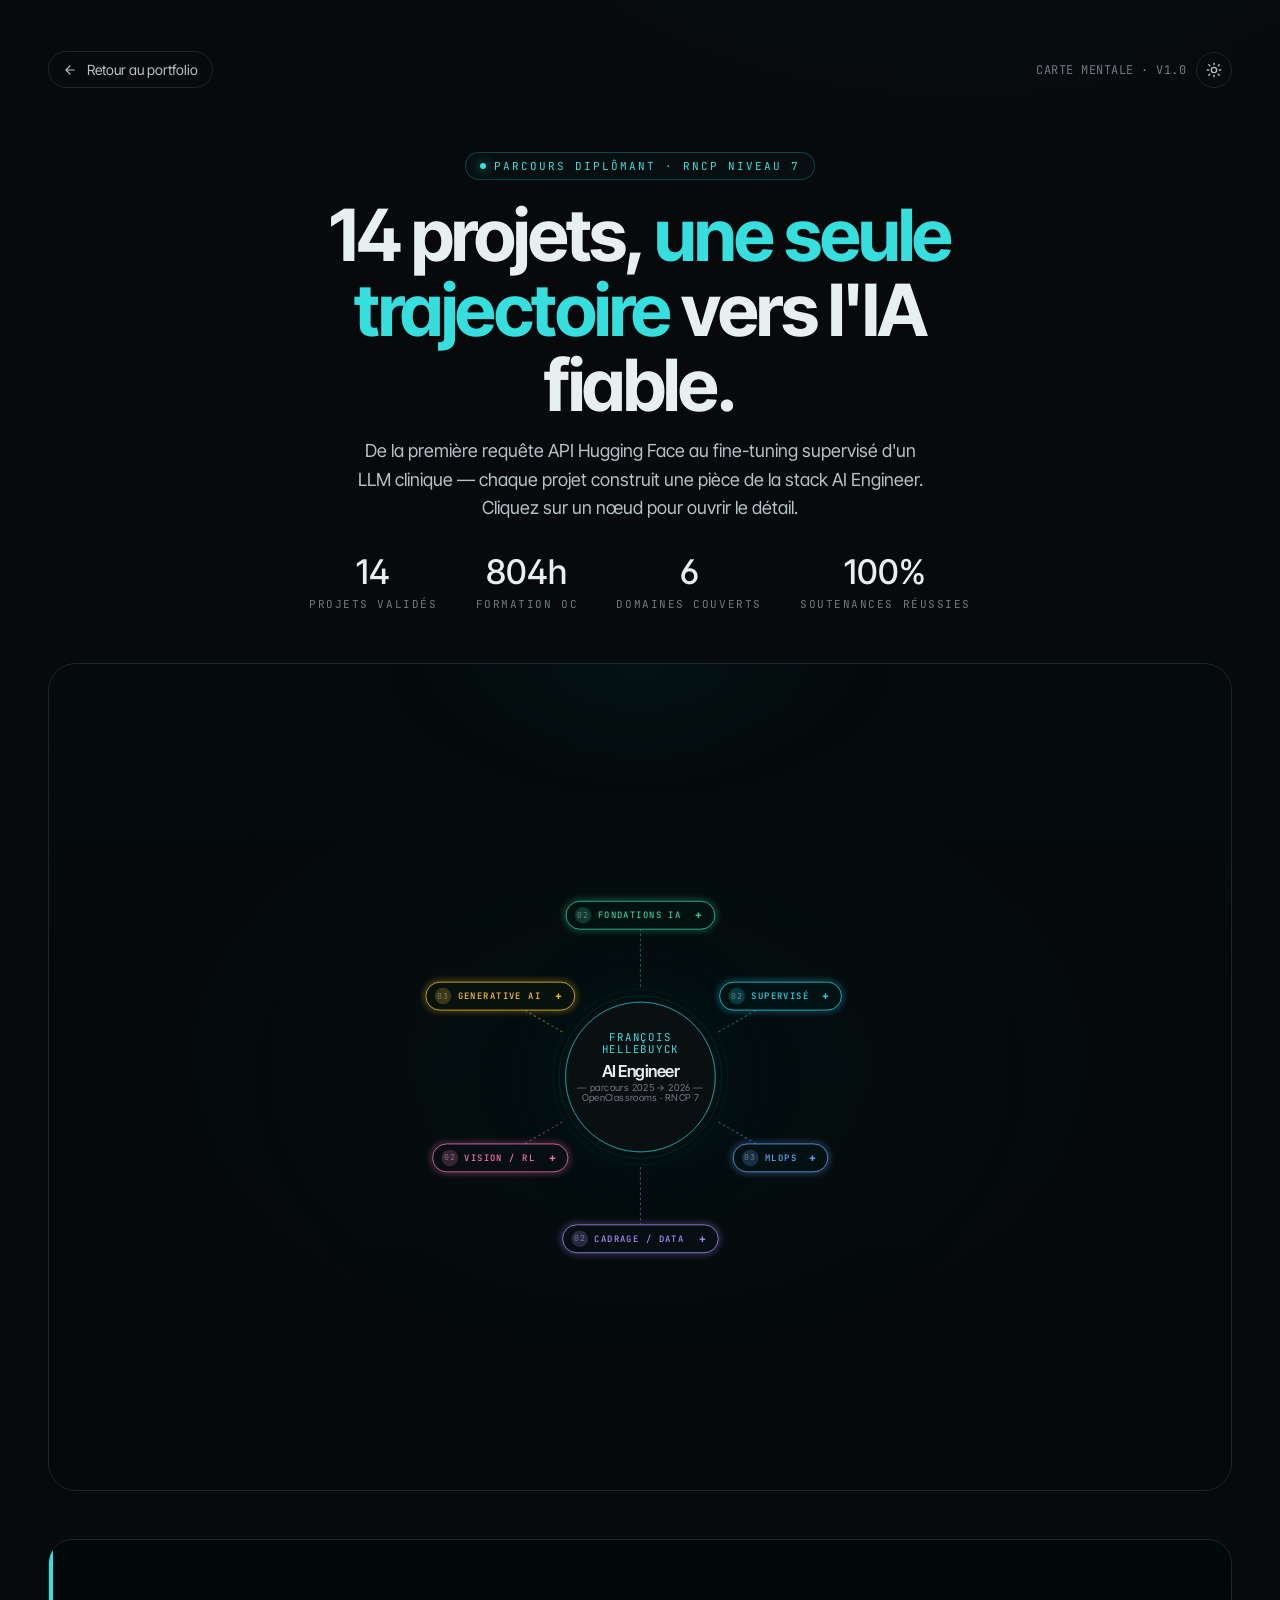
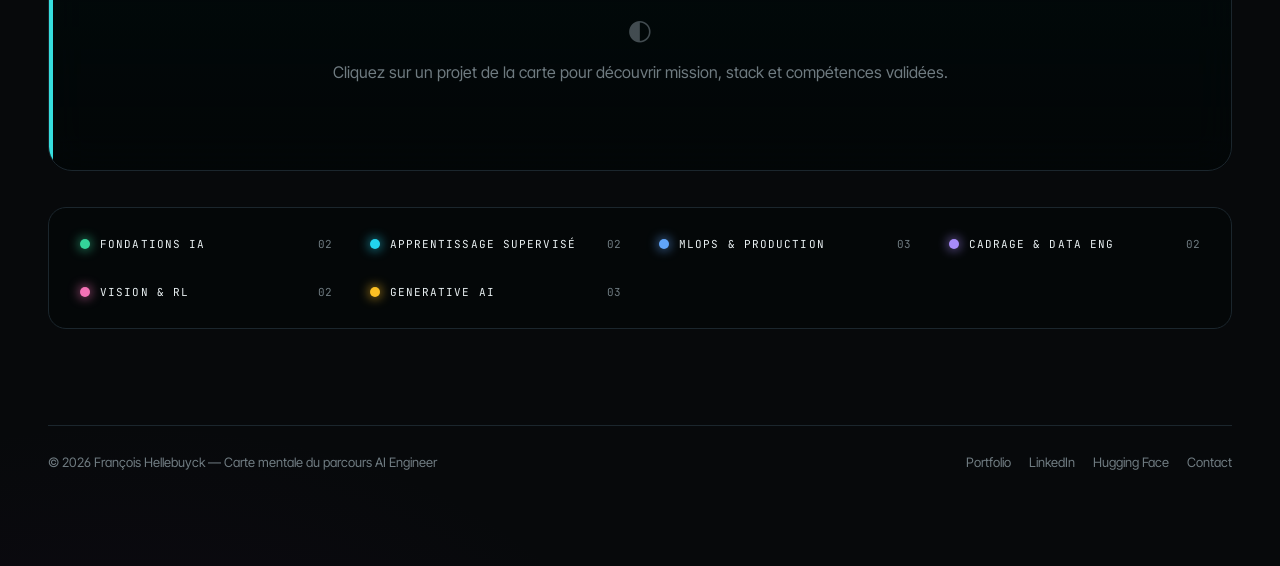
<file: carte-mentale.html>
<!doctype html>
<html lang="fr">
<head>
<meta charset="utf-8" />
<title>Carte mentale du parcours — AI Engineer · François Hellebuyck</title>
<meta name="viewport" content="width=device-width, initial-scale=1" />
<meta name="description" content="Carte mentale interactive des 14 projets du parcours AI Engineer (RNCP Niveau 7, OpenClassrooms) — François Hellebuyck." />
<link rel="icon" type="image/svg+xml" href="data:image/svg+xml,<svg xmlns='http://www.w3.org/2000/svg' viewBox='0 0 32 32'><rect width='32' height='32' rx='8' fill='%230A0F12'/><circle cx='16' cy='16' r='4' fill='%2367E8D0'/><line x1='16' y1='16' x2='16' y2='5' stroke='%2367E8D0' stroke-width='1.5' stroke-opacity='.7'/><line x1='16' y1='16' x2='25.5' y2='21.5' stroke='%2367E8D0' stroke-width='1.5' stroke-opacity='.7'/><line x1='16' y1='16' x2='6.5' y2='21.5' stroke='%2367E8D0' stroke-width='1.5' stroke-opacity='.7'/><circle cx='16' cy='4' r='2.5' fill='none' stroke='%2367E8D0' stroke-width='1.2'/><circle cx='26.5' cy='22' r='2.5' fill='none' stroke='%2367E8D0' stroke-width='1.2'/><circle cx='5.5' cy='22' r='2.5' fill='none' stroke='%2367E8D0' stroke-width='1.2'/></svg>">
<link rel="preconnect" href="https://fonts.googleapis.com">
<link rel="preconnect" href="https://fonts.gstatic.com" crossorigin>
<link href="https://fonts.googleapis.com/css2?family=Inter+Tight:wght@300;400;500;600;700&family=JetBrains+Mono:wght@400;500&display=swap" rel="stylesheet">
<style>
  :root {
    --bg-0: #07090B;
    --bg-1: #0A0F12;
    --bg-2: #0F161B;
    --ink-1: #E8EFF1;
    --ink-2: #B6C2C7;
    --ink-3: #6F7B81;
    --line:  #1B262D;
    --accent: oklch(0.82 0.13 195);
    --accent-deep: oklch(0.62 0.13 195);

    --c-fondations: #34D399;
    --c-supervise:  #22D3EE;
    --c-mlops:      #60A5FA;
    --c-methodo:    #A78BFA;
    --c-vision:     #F472B6;
    --c-genai:      #FBBF24;
  }

  /* ───────── Light mode ───────── */
  html.light {
    --bg-0: #F0F5F7;
    --bg-1: #E4EDF1;
    --bg-2: #D6E3E9;
    --ink-1: #0C1B22;
    --ink-2: #36505D;
    --ink-3: #6A8795;
    --line:  #B5CAD3;
    --accent: oklch(0.48 0.14 195);
    --accent-deep: oklch(0.36 0.14 195);
    /* Couleurs catégories remplacées par des variantes sombres pour contraste sur fond clair */
    --c-fondations: #059669;
    --c-supervise:  #0891B2;
    --c-mlops:      #2563EB;
    --c-methodo:    #7C3AED;
    --c-vision:     #DB2777;
    --c-genai:      #D97706;
  }
  /* Propagation de la couleur catégorie via custom property héritée */
  html.light [data-cat="fondations"] { --cat-col: var(--c-fondations); }
  html.light [data-cat="supervise"]  { --cat-col: var(--c-supervise); }
  html.light [data-cat="mlops"]      { --cat-col: var(--c-mlops); }
  html.light [data-cat="methodo"]    { --cat-col: var(--c-methodo); }
  html.light [data-cat="vision"]     { --cat-col: var(--c-vision); }
  html.light [data-cat="genai"]      { --cat-col: var(--c-genai); }
  /* Nœuds projet */
  html.light .node-card .pill   { stroke: var(--cat-col); }
  html.light .node-card .glow   { fill:   var(--cat-col); }
  html.light .node-card circle  { fill:   var(--cat-col); }
  html.light .node-card .num    { fill:   var(--cat-col); }
  /* Pilules catégories */
  html.light .cat-group .cat-bubble { stroke: var(--cat-col); }
  html.light .cat-group .cat-label  { fill:   var(--cat-col); }
  html.light .cat-group circle      { fill:   var(--cat-col); }
  /* Lignes de connexion (inline style → !important requis) */
  html.light .conn-cat { stroke: var(--cat-col) !important; stroke-opacity: 0.7; }
  html.light .conn     { stroke: var(--cat-col) !important; stroke-opacity: 0.35; }
  /* Panneau détail */
  html.light .details .num-tag { color: var(--cat-col) !important; }
  html.light body {
    background:
      radial-gradient(1100px 700px at 75% -10%, oklch(0.72 0.08 195 / 0.22), transparent 60%),
      radial-gradient(900px 600px at 10% 110%, oklch(0.72 0.10 320 / 0.15), transparent 60%),
      var(--bg-0);
  }
  html.light .mindmap-wrap {
    background:
      radial-gradient(60% 60% at 50% 50%, oklch(0.78 0.05 200 / 0.30), transparent 70%),
      linear-gradient(180deg, oklch(0.88 0.02 200 / 0.5), oklch(0.93 0.02 200 / 0.3));
  }
  html.light .mindmap-wrap::before {
    background: radial-gradient(420px 220px at 50% 0%, oklch(0.65 0.10 195 / 0.10), transparent 60%);
  }
  html.light .orbit-rings { opacity: 0.12; }
  html.light .hub-glow { opacity: 0.18; }
  html.light .hub-ring { stroke: oklch(0.45 0.13 195 / 0.45); }
  html.light .hub-core { stroke: oklch(0.45 0.12 195 / 0.55); }
  html.light .conn { stroke: oklch(0.58 0.05 200 / 0.45); }
  html.light .conn-cat { stroke: oklch(0.52 0.08 200 / 0.45); }
  html.light .cat-bubble { fill: oklch(0.90 0.02 200 / 0.92); }
  html.light .node-card .pill { fill: oklch(0.92 0.015 200 / 0.96); }
  html.light .node-card.active .pill { fill: oklch(0.85 0.04 200 / 0.96); }
  html.light .details {
    background: linear-gradient(180deg, oklch(0.90 0.02 200 / 0.92), oklch(0.94 0.015 200 / 0.75));
  }
  html.light .details .block {
    background: oklch(0.95 0.01 200 / 0.65);
    border-color: var(--line);
  }
  html.light .details .chip {
    background: oklch(0.87 0.02 200 / 0.75);
    border-color: oklch(0.72 0.04 200 / 0.6);
    color: var(--ink-1);
  }
  html.light .details .status {
    background: oklch(0.75 0.10 145 / 0.15);
    color: oklch(0.38 0.13 145);
  }
  html.light .legend {
    background: oklch(0.91 0.01 200 / 0.65);
  }
  html.light .legend .item:hover {
    background: oklch(0.85 0.02 200 / 0.75);
  }

  /* ───────── Toggle thème ───────── */
  #theme-toggle {
    display: inline-flex;
    align-items: center;
    justify-content: center;
    width: 36px;
    height: 36px;
    border: 1px solid var(--line);
    border-radius: 999px;
    background: transparent;
    color: var(--ink-2);
    cursor: pointer;
    transition: all .2s ease;
    flex-shrink: 0;
    padding: 0;
  }
  #theme-toggle:hover { border-color: var(--accent); color: var(--ink-1); }
  .icon-moon { display: none; }
  html.light .icon-sun  { display: none; }
  html.light .icon-moon { display: block; }

  * { box-sizing: border-box; }
  html, body { margin: 0; padding: 0; min-height: 100%; }
  html { scroll-behavior: smooth; }
  body {
    background:
      radial-gradient(1100px 700px at 75% -10%, oklch(0.30 0.07 195 / 0.18), transparent 60%),
      radial-gradient(900px 600px at 10% 110%, oklch(0.30 0.12 320 / 0.12), transparent 60%),
      var(--bg-0);
    color: var(--ink-1);
    font-family: "Inter Tight", system-ui, sans-serif;
    font-feature-settings: "ss01", "cv11";
    -webkit-font-smoothing: antialiased;
    overflow-x: hidden;
  }
  a { color: inherit; text-decoration: none; }
  ::selection { background: oklch(0.78 0.12 195 / 0.4); color: #fff; }

  /* ───────── Layout ───────── */
  .page {
    max-width: 1400px;
    margin: 0 auto;
    padding: clamp(20px, 4vw, 56px) clamp(16px, 4vw, 48px) 96px;
  }

  /* ───────── Topbar ───────── */
  .topbar {
    display: flex;
    align-items: center;
    justify-content: space-between;
    gap: 16px;
    margin-bottom: clamp(32px, 5vw, 64px);
    font-size: 14px;
    color: var(--ink-2);
  }
  .topbar a.back {
    display: inline-flex;
    align-items: center;
    gap: 10px;
    padding: 9px 14px;
    border: 1px solid var(--line);
    border-radius: 999px;
    transition: all .2s ease;
  }
  .topbar a.back:hover { border-color: var(--accent); color: var(--ink-1); }
  .topbar .meta { font-family: "JetBrains Mono", monospace; font-size: 12px; letter-spacing: 0.04em; color: var(--ink-3); text-transform: uppercase; }

  /* ───────── Hero ───────── */
  .hero { text-align: center; margin-bottom: clamp(28px, 4vw, 56px); }
  .hero .eyebrow {
    display: inline-flex; align-items: center; gap: 8px;
    font-family: "JetBrains Mono", monospace;
    font-size: 11px; letter-spacing: 0.18em; text-transform: uppercase;
    color: var(--accent);
    padding: 6px 14px;
    border: 1px solid oklch(0.62 0.13 195 / 0.4);
    border-radius: 999px;
    background: oklch(0.30 0.07 195 / 0.10);
  }
  .hero .eyebrow .dot {
    width: 6px; height: 6px; border-radius: 999px;
    background: var(--accent);
    box-shadow: 0 0 12px var(--accent);
  }
  .hero h1 {
    font-family: "Inter Tight", system-ui, sans-serif;
    font-weight: 700;
    font-size: clamp(34px, 6.4vw, 72px);
    line-height: 1.04;
    letter-spacing: -0.035em;
    margin: 18px auto 14px;
    max-width: 16ch;
  }
  .hero h1 em {
    font-style: normal;
    font-weight: 700;
    color: var(--accent);
  }
  .hero p.lead {
    color: var(--ink-2);
    font-size: clamp(15px, 1.6vw, 18px);
    max-width: 58ch;
    margin: 0 auto;
    line-height: 1.6;
  }
  .hero .stats {
    display: inline-flex;
    align-items: center;
    gap: clamp(14px, 3vw, 40px);
    margin-top: 28px;
    flex-wrap: wrap;
    justify-content: center;
  }
  .hero .stat { text-align: center; }
  .hero .stat b {
    display: block;
    font-family: "Inter Tight", system-ui, sans-serif;
    font-size: clamp(26px, 3vw, 34px);
    font-weight: 500;
    color: var(--ink-1);
  }
  .hero .stat span {
    font-family: "JetBrains Mono", monospace;
    font-size: 11px;
    color: var(--ink-3);
    text-transform: uppercase;
    letter-spacing: 0.14em;
  }

  /* ───────── Mindmap container ───────── */
  .mindmap-wrap {
    position: relative;
    margin: clamp(20px, 4vw, 48px) auto 0;
    background:
      radial-gradient(60% 60% at 50% 50%, oklch(0.18 0.04 200 / 0.45), transparent 70%),
      linear-gradient(180deg, oklch(0.14 0.02 200 / 0.4), oklch(0.10 0.02 200 / 0.2));
    border: 1px solid var(--line);
    border-radius: 28px;
    padding: clamp(8px, 2vw, 28px);
    overflow: hidden;
  }
  .mindmap-wrap::before {
    content: "";
    position: absolute; inset: -1px;
    background:
      radial-gradient(420px 220px at 50% 0%, oklch(0.30 0.10 195 / 0.18), transparent 60%);
    pointer-events: none;
  }
  .mindmap-svg {
    display: block;
    width: 100%;
    height: auto;
    max-height: 86vh;
  }

  /* SVG style hooks */
  .conn { stroke: oklch(0.30 0.03 200 / 0.65); stroke-width: 1.2; fill: none; }
  .conn-cat { stroke: oklch(0.40 0.05 200 / 0.55); stroke-width: 1.6; fill: none; stroke-dasharray: 4 4; opacity: 0.7; }

  .hub-glow { filter: blur(28px); opacity: 0.55; }
  .hub-ring { fill: none; stroke: oklch(0.62 0.13 195 / 0.6); stroke-width: 1; }
  .hub-core { fill: var(--bg-1); stroke: oklch(0.78 0.12 195 / 0.7); stroke-width: 1.4; }
  .hub-label-line1 { font-family: "JetBrains Mono", monospace; font-size: 17px; letter-spacing: 0.16em; fill: var(--accent); text-transform: uppercase; }
  .hub-label-line2 { font-family: "Inter Tight", system-ui, sans-serif; font-style: normal; font-weight: 600; font-size: 26px; fill: var(--ink-1); letter-spacing: -0.03em; }
  .hub-label-line3 { font-family: "Inter Tight", system-ui, sans-serif; font-weight: 600; font-size: 26px; fill: var(--ink-1); letter-spacing: -0.03em; }
  .hub-label-line4 { font-family: "Inter Tight", sans-serif; font-size: 15px; fill: var(--ink-3); letter-spacing: 0.04em; }

  .cat-bubble { stroke-width: 1.2; fill: oklch(0.14 0.02 200 / 0.85); }
  .cat-label { font-family: "JetBrains Mono", monospace; font-size: 14px; letter-spacing: 0.16em; text-transform: uppercase; font-weight: 500; }
  .cat-count { font-family: "JetBrains Mono", monospace; font-size: 13px; fill: var(--ink-3); letter-spacing: 0.12em; }

  .node-card { cursor: pointer; transition: transform .25s ease; transform-box: fill-box; transform-origin: center; }
  .node-card:hover { transform: scale(1.07); }
  .node-card .pill { fill: oklch(0.12 0.02 200 / 0.92); stroke-width: 1.3; }
  .node-card .num  { font-family: "JetBrains Mono", monospace; font-weight: 500; font-size: 17px; letter-spacing: 0.04em; }
  .node-card .title { font-family: "Inter Tight", sans-serif; font-weight: 500; font-size: 17.5px; fill: var(--ink-1); }
  .node-card .title-sub { font-family: "Inter Tight", sans-serif; font-weight: 400; font-size: 16px; fill: var(--ink-2); }
  .node-card.active .pill { fill: oklch(0.18 0.05 200 / 0.95); }
  .node-card.active .glow { opacity: 0.7; }
  .node-card .glow { opacity: 0; filter: blur(10px); transition: opacity .3s ease; }
  .node-card:hover .glow { opacity: 0.6; }

  /* ───────── Legend ───────── */
  .legend {
    display: grid;
    grid-template-columns: repeat(auto-fit, minmax(220px, 1fr));
    gap: 12px;
    margin-top: clamp(20px, 3vw, 36px);
    padding: 18px;
    border: 1px solid var(--line);
    border-radius: 18px;
    background: oklch(0.12 0.01 200 / 0.5);
  }
  .legend .item {
    display: flex; align-items: center; gap: 10px;
    padding: 10px 12px;
    border-radius: 12px;
    border: 1px solid transparent;
    transition: all .2s ease;
  }
  .legend .item:hover { background: oklch(0.16 0.02 200 / 0.6); border-color: var(--line); }
  .legend .swatch { width: 10px; height: 10px; border-radius: 999px; box-shadow: 0 0 12px currentColor; flex-shrink: 0; }
  .legend .name {
    font-family: "JetBrains Mono", monospace;
    font-size: 11px;
    letter-spacing: 0.10em;
    text-transform: uppercase;
    color: var(--ink-1);
  }
  .legend .count {
    margin-left: auto;
    font-family: "JetBrains Mono", monospace;
    font-size: 11px;
    color: var(--ink-3);
  }

  /* ───────── Details panel ───────── */
  .details {
    margin-top: clamp(28px, 4vw, 48px);
    padding: clamp(22px, 3vw, 36px);
    border-radius: 24px;
    border: 1px solid var(--line);
    background: linear-gradient(180deg, oklch(0.13 0.02 200 / 0.85), oklch(0.10 0.02 200 / 0.6));
    backdrop-filter: blur(20px);
    transition: all .35s ease;
    position: relative;
    overflow: hidden;
  }
  .details::before {
    content: "";
    position: absolute; left: 0; top: 0; bottom: 0; width: 4px;
    background: var(--accent);
    transition: background .25s ease;
  }
  .details[data-cat="fondations"]::before { background: var(--c-fondations); }
  .details[data-cat="supervise"]::before  { background: var(--c-supervise); }
  .details[data-cat="mlops"]::before      { background: var(--c-mlops); }
  .details[data-cat="methodo"]::before    { background: var(--c-methodo); }
  .details[data-cat="vision"]::before     { background: var(--c-vision); }
  .details[data-cat="genai"]::before      { background: var(--c-genai); }

  .details .head {
    display: flex; align-items: center; gap: 14px;
    margin-bottom: 18px;
    flex-wrap: wrap;
  }
  .details .num-tag {
    font-family: "JetBrains Mono", monospace;
    font-size: 11px;
    padding: 5px 10px;
    border-radius: 999px;
    border: 1px solid currentColor;
    letter-spacing: 0.08em;
  }
  .details .cat-tag {
    font-family: "JetBrains Mono", monospace;
    font-size: 10px;
    letter-spacing: 0.16em;
    text-transform: uppercase;
    color: var(--ink-3);
  }
  .details .duration {
    margin-left: auto;
    font-family: "JetBrains Mono", monospace;
    font-size: 11px;
    color: var(--ink-3);
  }
  .details .proj-link {
    display: inline-flex;
    align-items: center;
    gap: 6px;
    font-family: "JetBrains Mono", monospace;
    font-size: 11px;
    color: var(--accent);
    text-decoration: none;
    border: 1px solid oklch(0.62 0.13 195 / 0.4);
    padding: 4px 10px;
    border-radius: 999px;
    transition: all .2s ease;
    white-space: nowrap;
  }
  .details .proj-link:hover { border-color: var(--accent); background: oklch(0.30 0.07 195 / 0.15); }
  .details .status {
    font-family: "JetBrains Mono", monospace;
    font-size: 10px;
    padding: 4px 9px;
    border-radius: 999px;
    background: oklch(0.42 0.10 145 / 0.18);
    color: oklch(0.78 0.13 145);
    letter-spacing: 0.08em;
  }
  .details h2 {
    font-family: "Inter Tight", system-ui, sans-serif;
    font-weight: 700;
    font-size: clamp(22px, 3.2vw, 32px);
    margin: 0 0 8px;
    letter-spacing: -0.03em;
    line-height: 1.2;
  }
  .details .mission {
    color: var(--ink-2);
    font-size: 15px;
    line-height: 1.65;
    max-width: 72ch;
    margin: 0 0 24px;
  }
  .details .grid {
    display: grid;
    grid-template-columns: repeat(auto-fit, minmax(240px, 1fr));
    gap: 18px;
  }
  .details .block {
    padding: 16px 18px;
    border: 1px solid var(--line);
    border-radius: 14px;
    background: oklch(0.10 0.01 200 / 0.45);
  }
  .details .block h3 {
    font-family: "JetBrains Mono", monospace;
    font-size: 10px;
    letter-spacing: 0.16em;
    text-transform: uppercase;
    color: var(--ink-3);
    margin: 0 0 12px;
  }
  .details .chips { display: flex; flex-wrap: wrap; gap: 6px; }
  .details .chip {
    font-family: "JetBrains Mono", monospace;
    font-size: 11px;
    padding: 4px 9px;
    border-radius: 6px;
    background: oklch(0.18 0.04 200 / 0.5);
    border: 1px solid oklch(0.30 0.03 200 / 0.6);
    color: var(--ink-1);
  }
  .details ul {
    margin: 0; padding-left: 18px;
    color: var(--ink-2);
    font-size: 14px;
    line-height: 1.6;
  }
  .details ul li { margin-bottom: 4px; }

  .details .placeholder {
    text-align: center;
    padding: 36px 12px;
    color: var(--ink-3);
  }
  .details .placeholder .icon {
    font-size: 28px;
    margin-bottom: 12px;
    opacity: 0.6;
  }

  /* ───────── Footer ───────── */
  .footer {
    margin-top: clamp(56px, 8vw, 96px);
    padding-top: 28px;
    border-top: 1px solid var(--line);
    display: flex;
    align-items: center;
    justify-content: space-between;
    gap: 18px;
    flex-wrap: wrap;
    font-size: 13px;
    color: var(--ink-3);
  }
  .footer a:hover { color: var(--accent); }
  .footer .links { display: flex; gap: 18px; flex-wrap: wrap; }

  /* ───────── Feuilles dépliables ───────── */
  .cat-group { cursor: pointer; }
  .cat-group:hover .cat-bubble { stroke-opacity: 1; }

  .proj-wrap {
    opacity: 0;
    pointer-events: none;
    transition: opacity 0.35s ease;
  }
  .proj-wrap.visible {
    opacity: 1;
    pointer-events: auto;
  }
  .conn.hidden  { opacity: 0 !important; transition: opacity 0.2s ease; }
  .conn.visible { opacity: 1; transition: opacity 0.35s ease 0.1s; }

  /* Indicateur +/− sur la catégorie */
  .cat-toggle {
    font-family: "JetBrains Mono", monospace;
    font-size: 18px;
    font-weight: 700;
  }

  /* Hint initial */
  .hint {
    font-family: "JetBrains Mono", monospace;
    font-size: 15px;
    fill: var(--ink-3);
    text-anchor: middle;
    letter-spacing: 0.08em;
    animation: hint-fade 2.5s ease 1.8s forwards;
    opacity: 1;
  }
  @keyframes hint-fade { to { opacity: 0; } }

  /* ───────── Mobile fallback ───────── */
  @media (max-width: 720px) {
    .mindmap-wrap { padding: 4px; }
    .hub-label-line2, .hub-label-line3 { font-size: 22px; }
    .node-card .title { font-size: 15px; }
    .details .duration { margin-left: 0; }
  }

  /* Animations */
  @keyframes orbit-pulse {
    0%, 100% { opacity: 0.4; transform: scale(1); }
    50% { opacity: 0.7; transform: scale(1.03); }
  }
  .hub-pulse { transform-origin: center; transform-box: fill-box; animation: orbit-pulse 4.5s ease-in-out infinite; }
  @keyframes line-dash { to { stroke-dashoffset: -32; } }
  .conn-cat { animation: line-dash 14s linear infinite; }
</style>
</head>
<body>
  <main class="page">
    <nav class="topbar">
      <a class="back" href="./" aria-label="Retour au portfolio">
        <svg width="14" height="14" viewBox="0 0 24 24" fill="none" stroke="currentColor" stroke-width="2" stroke-linecap="round" stroke-linejoin="round"><path d="M19 12H5M12 19l-7-7 7-7"/></svg>
        Retour au portfolio
      </a>
      <div style="display:flex;align-items:center;gap:10px;">
        <div class="meta">Carte mentale · v1.0</div>
        <button id="theme-toggle" aria-label="Basculer le thème clair / sombre">
          <!-- Soleil — visible en mode sombre -->
          <svg class="icon-sun" width="16" height="16" viewBox="0 0 24 24" fill="none" stroke="currentColor" stroke-width="2" stroke-linecap="round" stroke-linejoin="round">
            <circle cx="12" cy="12" r="4"/><line x1="12" y1="2" x2="12" y2="4"/><line x1="12" y1="20" x2="12" y2="22"/>
            <line x1="4.22" y1="4.22" x2="5.64" y2="5.64"/><line x1="18.36" y1="18.36" x2="19.78" y2="19.78"/>
            <line x1="2" y1="12" x2="4" y2="12"/><line x1="20" y1="12" x2="22" y2="12"/>
            <line x1="4.22" y1="19.78" x2="5.64" y2="18.36"/><line x1="18.36" y1="5.64" x2="19.78" y2="4.22"/>
          </svg>
          <!-- Lune — visible en mode clair -->
          <svg class="icon-moon" width="16" height="16" viewBox="0 0 24 24" fill="none" stroke="currentColor" stroke-width="2" stroke-linecap="round" stroke-linejoin="round">
            <path d="M21 12.79A9 9 0 1 1 11.21 3 7 7 0 0 0 21 12.79z"/>
          </svg>
        </button>
      </div>
    </nav>

    <header class="hero">
      <span class="eyebrow"><span class="dot"></span>Parcours diplômant · RNCP Niveau 7</span>
      <h1>14 projets, <em>une seule trajectoire</em> vers l'IA fiable.</h1>
      <p class="lead">
        De la première requête API Hugging Face au fine-tuning supervisé d'un LLM clinique — chaque projet construit une pièce de la stack AI Engineer. Cliquez sur un nœud pour ouvrir le détail.
      </p>
      <div class="stats">
        <div class="stat"><b>14</b><span>Projets validés</span></div>
        <div class="stat"><b>804h</b><span>Formation OC</span></div>
        <div class="stat"><b>6</b><span>Domaines couverts</span></div>
        <div class="stat"><b>100%</b><span>Soutenances réussies</span></div>
      </div>
    </header>

    <section id="carte" class="mindmap-wrap" aria-label="Carte mentale interactive">
      <svg class="mindmap-svg" viewBox="0 0 1700 1220" xmlns="http://www.w3.org/2000/svg" role="img" aria-label="Carte mentale des 14 projets">

        <!-- Defs : gradients & filters -->
        <defs>
          <radialGradient id="hubGrad" cx="50%" cy="50%" r="50%">
            <stop offset="0%" stop-color="oklch(0.30 0.10 195)" stop-opacity="0.7"/>
            <stop offset="100%" stop-color="oklch(0.10 0.02 200)" stop-opacity="0"/>
          </radialGradient>
          <radialGradient id="orbitGlow" cx="50%" cy="50%" r="50%">
            <stop offset="0%" stop-color="oklch(0.78 0.12 195)" stop-opacity="0.4"/>
            <stop offset="100%" stop-color="oklch(0.78 0.12 195)" stop-opacity="0"/>
          </radialGradient>

          <filter id="softBlur" x="-50%" y="-50%" width="200%" height="200%">
            <feGaussianBlur stdDeviation="3"/>
          </filter>

          <!-- Per-category small glow filter -->
          <filter id="nodeGlow" x="-50%" y="-50%" width="200%" height="200%">
            <feGaussianBlur stdDeviation="6" result="blur"/>
            <feMerge>
              <feMergeNode in="blur"/>
              <feMergeNode in="SourceGraphic"/>
            </feMerge>
          </filter>
        </defs>

        <!-- Decorative orbit rings -->
        <g class="orbit-rings" opacity="0.35">
          <circle cx="850" cy="610" r="190" fill="none" stroke="oklch(0.25 0.04 200 / 0.6)" stroke-width="1" stroke-dasharray="2 6"/>
          <circle cx="850" cy="610" r="310" fill="none" stroke="oklch(0.22 0.03 200 / 0.5)" stroke-width="1" stroke-dasharray="2 8"/>
          <circle cx="850" cy="610" r="450" fill="none" stroke="oklch(0.20 0.03 200 / 0.4)" stroke-width="1" stroke-dasharray="2 10"/>
        </g>

        <!-- Hub glow -->
        <circle cx="850" cy="610" r="210" fill="url(#hubGrad)" class="hub-glow hub-pulse"/>

        <!-- Connections + category bubbles + project nodes (rendered via JS) -->
        <g id="connections-cat"></g>
        <g id="connections-projects"></g>
        <g id="categories"></g>
        <g id="projects"></g>

        <!-- Central hub -->
        <g id="hub">
          <circle cx="850" cy="610" r="118" class="hub-core"/>
          <circle cx="850" cy="610" r="118" class="hub-ring"/>
          <circle cx="850" cy="610" r="128" class="hub-ring" opacity="0.35"/>
          <circle cx="850" cy="610" r="138" class="hub-ring" opacity="0.15"/>
          <text x="850" y="554" text-anchor="middle" class="hub-label-line1">François</text>
          <text x="850" y="572" text-anchor="middle" class="hub-label-line1">Hellebuyck</text>
          <text x="850" y="610" text-anchor="middle" class="hub-label-line2">AI Engineer</text>
          <text x="850" y="632" text-anchor="middle" class="hub-label-line4">— parcours 2025 → 2026 —</text>
          <text x="850" y="648" text-anchor="middle" class="hub-label-line4">OpenClassrooms · RNCP 7</text>
        </g>

      </svg>
    </section>

    <section class="details" id="details" data-cat="">
      <div id="details-body">
        <div class="placeholder">
          <div class="icon">◐</div>
          <p>Cliquez sur un projet de la carte pour découvrir mission, stack et compétences validées.</p>
        </div>
      </div>
    </section>

    <section class="legend" aria-label="Légende des catégories">
      <div class="item"><span class="swatch" style="background: var(--c-fondations); color: var(--c-fondations);"></span><span class="name">Fondations IA</span><span class="count">02</span></div>
      <div class="item"><span class="swatch" style="background: var(--c-supervise); color: var(--c-supervise);"></span><span class="name">Apprentissage supervisé</span><span class="count">02</span></div>
      <div class="item"><span class="swatch" style="background: var(--c-mlops); color: var(--c-mlops);"></span><span class="name">MLOps & Production</span><span class="count">03</span></div>
      <div class="item"><span class="swatch" style="background: var(--c-methodo); color: var(--c-methodo);"></span><span class="name">Cadrage & Data Eng</span><span class="count">02</span></div>
      <div class="item"><span class="swatch" style="background: var(--c-vision); color: var(--c-vision);"></span><span class="name">Vision & RL</span><span class="count">02</span></div>
      <div class="item"><span class="swatch" style="background: var(--c-genai); color: var(--c-genai);"></span><span class="name">Generative AI</span><span class="count">03</span></div>
    </section>

    <footer class="footer">
      <div>© 2026 François Hellebuyck — Carte mentale du parcours AI Engineer</div>
      <div class="links">
        <a href="./">Portfolio</a>
        <a href="https://linkedin.com/in/fhellebuyck" target="_blank" rel="noopener">LinkedIn</a>
        <a href="https://huggingface.co/FrancoisFormation" target="_blank" rel="noopener">Hugging Face</a>
        <a href="mailto:pro.fhellebuyck@pm.me">Contact</a>
      </div>
    </footer>
  </main>

<script>
/* ─────────────────────────────────────────────────────────
   Thème clair / sombre
   ───────────────────────────────────────────────────────── */
(function () {
  const html = document.documentElement;
  const btn  = document.getElementById("theme-toggle");
  if (localStorage.getItem("pf-theme") === "light") html.classList.add("light");
  btn.addEventListener("click", () => {
    html.classList.toggle("light");
    localStorage.setItem("pf-theme", html.classList.contains("light") ? "light" : "dark");
  });
})();

/* ─────────────────────────────────────────────────────────
   Carte mentale — données + rendu interactif
   ───────────────────────────────────────────────────────── */

const CX = 850, CY = 610;
const R_CAT  = 255;
const R_NODE = 490;

const CATEGORIES = {
  fondations: { label: "Fondations IA",   full: "Fondations IA",          color: "#34D399", angle: 0   },
  supervise:  { label: "Supervisé",       full: "Apprentissage supervisé", color: "#22D3EE", angle: 60  },
  mlops:      { label: "MLOps",           full: "MLOps & Production",      color: "#60A5FA", angle: 120 },
  methodo:    { label: "Cadrage / Data",  full: "Cadrage & Data Eng",      color: "#A78BFA", angle: 180 },
  vision:     { label: "Vision / RL",     full: "Vision & RL",             color: "#F472B6", angle: 240 },
  genai:      { label: "Generative AI",   full: "Generative AI",           color: "#FBBF24", angle: 300 }
};

const PROJECTS = [
  {
    num: "P1", angle: 335, cat: "fondations", duration: "40h",
    title: "Requêtez des services IA",
    mission: "Premier projet du parcours : prendre en main un modèle pré-entraîné de segmentation d'images vestimentaires depuis Hugging Face, sécuriser les tokens API, optimiser les images et gérer les erreurs.",
    stack: ["Python", "Jupyter", "Hugging Face", "API REST", "Pillow"],
    skills: [
      "Configurer un environnement Python data",
      "Choisir et configurer un modèle pré-entraîné",
      "Gérer les tokens API et la sécurisation des secrets",
      "Optimiser et préparer des images pour requêtes API"
    ]
  },
  {
    num: "P2", angle: 25, cat: "fondations", duration: "40h",
    title: "Anticipez les besoins en consommations de bâtiments",
    mission: "Prédire la consommation énergétique de bâtiments municipaux (dataset Seattle). Analyse exploratoire complète, feature engineering, sélection et évaluation de plusieurs modèles de régression supervisée.",
    stack: ["scikit-learn", "Pandas", "NumPy", "Matplotlib", "Seaborn"],
    skills: [
      "Analyse statistique descriptive et visualisation",
      "Automatiser le nettoyage de données en Python",
      "Choisir un algorithme adapté aux objectifs métier",
      "Normaliser les variables sur une échelle commune",
      "Définir et exécuter une procédure d'entraînement"
    ]
  },
  {
    num: "P3", angle: 35, cat: "supervise", duration: "50h",
    title: "Classifiez automatiquement des informations",
    mission: "Identifier les causes d'attrition au sein d'une ESN par classification supervisée. Préparation des données RH, gestion du déséquilibre des classes, métriques d'évaluation avancées.",
    stack: ["scikit-learn", "Pandas", "Imbalanced-learn", "Matplotlib"],
    skills: [
      "Entraîner un modèle de classification supervisée",
      "Évaluer un modèle (rappel, précision, matrice de confusion)",
      "Composer avec un déséquilibre des classes",
      "Préparer et transformer des données pour le modèle"
    ]
  },
  {
    num: "P4", angle: 85, cat: "supervise", duration: "50h",
    title: "Classifiez automatiquement (partie 2 + SQL)",
    mission: "Prolongement du projet 3 sur le contexte ESN : initiation à la gestion de bases de données et au langage SQL pour exploiter et croiser des données métier dans un pipeline de classification.",
    stack: ["SQL", "scikit-learn", "Pandas", "SQLite"],
    skills: [
      "Requêter une base de données avec SQL",
      "Croiser des sources hétérogènes pour le modèle",
      "Itérer sur le pipeline de classification",
      "Affiner les choix méthodologiques"
    ]
  },
  {
    num: "P5", angle: 90, cat: "mlops", duration: "40h",
    title: "Déployez un modèle de Machine Learning",
    mission: "Mettre un modèle ML en production : développement d'une API FastAPI, tests unitaires avec Pytest, versioning Git/GitHub, conteneurisation Docker et pipeline CI/CD vers Hugging Face Spaces.",
    stack: ["FastAPI", "Pytest", "Docker", "Git", "GitHub Actions", "HF Spaces"],
    skills: [
      "Développer une API pour servir un modèle",
      "Mettre en place tests unitaires et CI/CD",
      "Conteneuriser un service ML",
      "Versionner code et modèles via Git/GitHub",
      "Déployer un modèle sur une plateforme cible"
    ]
  },
  {
    num: "P6", angle: 120, cat: "mlops", duration: "50h",
    title: "Initiez-vous au MLOps — partie 1/2",
    mission: "Modèle de scoring crédit avec gestion rigoureuse du cycle de vie : tracking des expériences MLflow, optimisation des hyperparamètres, ajustement des seuils de décision, justifications métier.",
    stack: ["MLflow", "scikit-learn", "Optuna", "Pandas"],
    skills: [
      "Gérer l'overfitting et l'underfitting",
      "Identifier et tuner les hyperparamètres",
      "Tracer expérimentations avec MLflow",
      "Surveiller la qualité des features",
      "Justifier ses choix en lien avec le métier"
    ]
  },
  {
    num: "P8", angle: 150, cat: "mlops", duration: "45h",
    title: "Confirmez vos compétences MLOps — partie 2/2",
    mission: "Suite du projet 6 : déploiement du modèle de scoring via API, mise en place du monitoring continu en production, automatisation du pipeline MLOps et interface de démonstration.",
    stack: ["FastAPI", "Streamlit", "Gradio", "Evidently", "Docker", "MLflow"],
    skills: [
      "Prendre ses premiers pas en ML Engineering",
      "Concevoir un système de suivi de cycle de vie",
      "Mettre en place monitoring et alerting",
      "Automatiser un pipeline MLOps",
      "Exposer un modèle via une interface web"
    ]
  },
  {
    num: "P9", angle: 155, cat: "methodo", duration: "45h",
    title: "Réalisez le cadrage d'un projet IA",
    mission: "Cadrage complet d'un projet IA en 3 parties : transformation des besoins métier en solution technique, prototype de faisabilité, identification des opportunités et risques, défense devant des décideurs.",
    stack: ["Méthodologie", "Gouvernance data", "Prototypage", "Pilotage"],
    skills: [
      "Conduire les échanges entre parties prenantes",
      "Définir modalités, planning et suivi du projet data",
      "Prototyper pour confirmer la faisabilité technique",
      "Identifier et évaluer les risques de la solution",
      "Présenter et défendre les choix d'architecture"
    ],
    github: "https://github.com/hellebuyckf/cadrage_poc/"
  },
  {
    num: "P12", angle: 205, cat: "methodo", duration: "80h",
    title: "Extrayez des données multimodales de sites web",
    mission: "Industrialisation de l'ingestion : pipeline ETL automatisé pour collecter texte + images depuis des sources hétérogènes (APIs, datasets), à destination d'un détecteur de fake news. Orchestration via Apache Airflow.",
    stack: ["Apache Airflow", "Python", "BeautifulSoup", "Requests", "PostgreSQL"],
    skills: [
      "Extraire des données multi-sources (texte + images)",
      "Transformer données brutes en format exploitable",
      "Orchestrer un pipeline ETL avec Airflow",
      "Garantir reproductibilité, schéma et planification",
      "Définir des indicateurs de performance pipeline"
    ]
  },
  {
    num: "P10", angle: 215, cat: "vision", duration: "40h",
    title: "Labellisez et appliquez des approches semi-supervisées",
    mission: "Analyser des images médicales avec un compromis entre supervision totale et autonomie : extraction de features par modèles pré-entraînés, clustering, application de méthodes semi-supervisées pour exploiter des données non labellisées.",
    stack: ["TensorFlow / Keras", "scikit-learn", "OpenCV", "UMAP", "Hugging Face"],
    skills: [
      "Prétraiter et extraire des features visuelles",
      "Appliquer du clustering sur des images",
      "Mettre en œuvre des approches semi-supervisées",
      "Identifier ou créer un modèle adapté au métier"
    ]
  },
  {
    num: "P11", angle: 265, cat: "vision", duration: "80h",
    title: "Entraînez votre agent RL",
    mission: "Piloter le module d'atterrissage lunaire « Eagle-1 » par apprentissage par renforcement. Progression Q-table → DQN, agent apprenant par interaction avec un environnement de simulation pour maximiser une récompense cumulative.",
    stack: ["Stable Baselines 3", "Gymnasium", "PyTorch", "TensorBoard"],
    skills: [
      "Construire un agent apprenant par interaction",
      "Maîtriser policy, value function et reward",
      "Passer d'une Q-table à un DQN neuronal",
      "Évaluer la convergence d'un agent RL",
      "Visualiser les apprentissages dans TensorBoard"
    ]
  },
  {
    num: "P7", angle: 270, cat: "genai", duration: "60h",
    title: "Concevez et déployez un système RAG",
    mission: "Assistant conversationnel de recommandation d'événements culturels : architecture RAG complète avec LangChain orchestrant Mistral et une base vectorielle FAISS. Pipeline d'automatisation et tests continus de la qualité.",
    stack: ["LangChain", "Mistral", "FAISS", "Hugging Face", "FastAPI"],
    skills: [
      "Concevoir un système RAG de bout en bout",
      "Intégrer un LLM avec une base vectorielle",
      "Exposer les résultats via une API",
      "Mettre en place tests continus sur le modèle",
      "Automatiser les flux de données NLP"
    ]
  },
  {
    num: "P13", angle: 300, cat: "genai", duration: "80h",
    title: "Mettez en place un Agent IA",
    mission: "Agent IA conversationnel pour l'apprentissage des échecs : orchestration LangGraph pour les workflows de décision, RAG sur Milvus, intégration d'APIs externes via le Model Context Protocol (MCP).",
    stack: ["LangGraph", "LangChain", "Milvus", "MCP", "FastAPI", "Python"],
    skills: [
      "Construire un graphe de décision LangGraph",
      "Orchestrer des outils externes via MCP",
      "Intégrer un RAG dans un agent autonome",
      "Concevoir des systèmes IA modulaires et évolutifs",
      "Étudier un modèle adapté aux besoins métier"
    ]
  },
  {
    num: "P14", angle: 330, cat: "genai", duration: "80h",
    title: "Finetunez votre propre LLM",
    mission: "Projet de fin de parcours — POC d'un agent IA de triage médical pour un centre hospitalier : fine-tuning supervisé (SFT) d'un LLM avec LoRA, alignement par Direct Preference Optimization (DPO), livraison d'une API + rapport technique.",
    stack: ["Hugging Face Transformers", "PEFT / LoRA", "TRL (SFT, DPO)", "PyTorch", "FastAPI"],
    skills: [
      "Spécialiser un LLM via Supervised Fine-Tuning (SFT)",
      "Appliquer LoRA pour entraînement économe",
      "Aligner un modèle par Direct Preference Optimization",
      "Évaluer l'infrastructure d'inférence",
      "Automatiser le déploiement avec versioning du modèle"
    ]
  }
];

/* ───────── Helper géométrique : polaire avec 0° = haut, sens horaire ───────── */
function polar(angle, r) {
  const rad = (angle - 90) * Math.PI / 180;
  return { x: CX + r * Math.cos(rad), y: CY + r * Math.sin(rad) };
}

/* ───────── Rendu SVG ───────── */
const NS = "http://www.w3.org/2000/svg";

const $connCat  = document.getElementById("connections-cat");
const $connProj = document.getElementById("connections-projects");
const $cats     = document.getElementById("categories");
const $projects = document.getElementById("projects");

/* État expand / collapse par catégorie */
const expandedCats = new Set();

/* Index des éléments DOM par catégorie */
const domBycat = {}; // { catKey: { projWraps: [], connLines: [], toggleEl: null, groupEl: null } }
Object.keys(CATEGORIES).forEach(k => { domBycat[k] = { projWraps: [], connLines: [], toggleEl: null, groupEl: null }; });

/* ──────────────────────────────────────────────
   Lignes hub → catégorie (pointillés animés)
   ────────────────────────────────────────────── */
Object.entries(CATEGORIES).forEach(([key, cat]) => {
  const p       = polar(cat.angle, R_CAT - 22); // s'arrête au bord de la pilule (hauteur 44/2=22)
  const hubEdge = polar(cat.angle, 142);
  const line    = document.createElementNS(NS, "path");
  line.setAttribute("d", `M ${hubEdge.x} ${hubEdge.y} L ${p.x} ${p.y}`);
  line.setAttribute("class", "conn-cat");
  line.setAttribute("data-cat", key);
  line.style.stroke = cat.color + "AA";
  $connCat.appendChild(line);
});

/* ──────────────────────────────────────────────
   Lignes catégorie → projets (cachées au départ)
   ────────────────────────────────────────────── */
PROJECTS.forEach(proj => {
  const cat      = CATEGORIES[proj.cat];
  const start    = polar(cat.angle, R_CAT + 24); // sort juste après la pilule (hauteur 44/2=22 + 2px marge)
  const end      = polar(proj.angle, R_NODE - 32);
  let angDiff = ((proj.angle - cat.angle) % 360 + 360) % 360;
  if (angDiff > 180) angDiff -= 360;
  const midAngle = cat.angle + angDiff / 2;
  const mid      = polar(midAngle, (R_CAT + R_NODE) / 2);

  const path = document.createElementNS(NS, "path");
  path.setAttribute("d", `M ${start.x} ${start.y} Q ${mid.x} ${mid.y} ${end.x} ${end.y}`);
  path.setAttribute("class", "conn hidden");
  path.setAttribute("data-cat", proj.cat);
  path.style.stroke = cat.color + "55";
  $connProj.appendChild(path);

  domBycat[proj.cat].connLines.push(path);
});

/* ──────────────────────────────────────────────
   Pilules catégories — largeur dynamique
   ────────────────────────────────────────────── */
const CAT_PAD = 14, CAT_COUNT_R = 13, CAT_TOGGLE_R = 11, CAT_GAP = 10;
const CAT_PILL_H = 44, CAT_PILL_RX = 22;

Object.entries(CATEGORIES).forEach(([key, cat]) => {
  const p     = polar(cat.angle, R_CAT);
  const count = PROJECTS.filter(pr => pr.cat === key).length;

  const g = document.createElementNS(NS, "g");
  g.setAttribute("class", "cat-group");
  g.setAttribute("data-cat", key);
  g.setAttribute("tabindex", "0");
  g.setAttribute("role", "button");
  g.setAttribute("aria-label", `${cat.full} — cliquer pour déployer`);
  g.setAttribute("transform", `translate(${p.x},${p.y})`);

  // Insérer dans le DOM avant la mesure
  $cats.appendChild(g);

  // Label — créé en premier pour mesure
  const lbl = document.createElementNS(NS, "text");
  lbl.setAttribute("class", "cat-label");
  lbl.setAttribute("fill", cat.color);
  lbl.setAttribute("text-anchor", "start");
  lbl.textContent = cat.label.toUpperCase();
  g.appendChild(lbl);

  // Mesure du label
  const lblW = lbl.getComputedTextLength();

  // Calcul de la largeur totale et des positions
  const totalW  = CAT_PAD + CAT_COUNT_R * 2 + CAT_GAP + lblW + CAT_GAP + CAT_TOGGLE_R * 2 + CAT_PAD;
  const halfW   = totalW / 2;
  const countCx = -halfW + CAT_PAD + CAT_COUNT_R;
  const lblX    = countCx + CAT_COUNT_R + CAT_GAP;
  const togCx   = halfW - CAT_PAD - CAT_TOGGLE_R;

  // Positionner le label
  lbl.setAttribute("x", lblX);
  lbl.setAttribute("y", 5);

  // Halo doux
  const glowEl = document.createElementNS(NS, "rect");
  glowEl.setAttribute("x", -halfW - 6); glowEl.setAttribute("y", -(CAT_PILL_H / 2 + 6));
  glowEl.setAttribute("width", totalW + 12); glowEl.setAttribute("height", CAT_PILL_H + 12);
  glowEl.setAttribute("rx", CAT_PILL_RX + 6);
  glowEl.setAttribute("fill", cat.color);
  glowEl.setAttribute("opacity", 0.18);
  glowEl.setAttribute("filter", "url(#softBlur)");

  // Pilule
  const rect = document.createElementNS(NS, "rect");
  rect.setAttribute("x", -halfW); rect.setAttribute("y", -CAT_PILL_H / 2);
  rect.setAttribute("width", totalW); rect.setAttribute("height", CAT_PILL_H);
  rect.setAttribute("rx", CAT_PILL_RX);
  rect.setAttribute("class", "cat-bubble");
  rect.setAttribute("stroke", cat.color);

  // Pastille count
  const numBg = document.createElementNS(NS, "circle");
  numBg.setAttribute("cx", countCx); numBg.setAttribute("cy", 0); numBg.setAttribute("r", CAT_COUNT_R);
  numBg.setAttribute("fill", cat.color); numBg.setAttribute("opacity", 0.22);

  const numText = document.createElementNS(NS, "text");
  numText.setAttribute("x", countCx); numText.setAttribute("y", 4);
  numText.setAttribute("text-anchor", "middle");
  numText.setAttribute("class", "cat-count");
  numText.setAttribute("fill", cat.color);
  numText.textContent = String(count).padStart(2, "0");

  // Indicateur +/−
  const toggleText = document.createElementNS(NS, "text");
  toggleText.setAttribute("x", togCx); toggleText.setAttribute("y", 6);
  toggleText.setAttribute("text-anchor", "middle");
  toggleText.setAttribute("class", "cat-toggle");
  toggleText.setAttribute("fill", cat.color);
  toggleText.textContent = "+";

  // Ordre SVG : glow → pill → numBg → numText → lbl → toggle
  g.insertBefore(toggleText, lbl);
  g.insertBefore(numText,    toggleText);
  g.insertBefore(numBg,      numText);
  g.insertBefore(rect,       numBg);
  g.insertBefore(glowEl,     rect);

  domBycat[key].toggleEl = toggleText;
  domBycat[key].groupEl  = g;

  g.addEventListener("click", () => toggleCategory(key));
  g.addEventListener("keydown", e => { if (e.key === "Enter" || e.key === " ") { e.preventDefault(); toggleCategory(key); } });
});

/* ──────────────────────────────────────────────
   Cartes projet — cachées au départ
   ────────────────────────────────────────────── */
const NUM_CX = -52, NUM_R = 15, TEXT_X = NUM_CX + NUM_R + 8;
const PILL_H = 48, PILL_RX = 24;
const PILL_PAD_L = 10, PILL_PAD_R = 14;
const pillLeft   = NUM_CX - NUM_R - PILL_PAD_L;
const MAX_TEXT_W = 200;

PROJECTS.forEach(proj => {
  const p   = polar(proj.angle, R_NODE);
  const cat = CATEGORIES[proj.cat];

  const wrap = document.createElementNS(NS, "g");
  wrap.setAttribute("class", "proj-wrap");
  wrap.setAttribute("data-cat", proj.cat);
  wrap.setAttribute("transform", `translate(${p.x},${p.y})`);

  const g = document.createElementNS(NS, "g");
  g.setAttribute("class", "node-card");
  g.setAttribute("data-num", proj.num);
  g.setAttribute("data-cat", proj.cat);
  g.setAttribute("tabindex", "-1");
  g.setAttribute("role", "button");
  g.setAttribute("aria-label", `${proj.num} — ${proj.title}`);

  wrap.appendChild(g);
  $projects.appendChild(wrap);

  const title = document.createElementNS(NS, "text");
  title.setAttribute("x", TEXT_X); title.setAttribute("y", -2);
  title.setAttribute("class", "title");
  title.textContent = proj.title;
  g.appendChild(title);

  while (title.getComputedTextLength() > MAX_TEXT_W && title.textContent.length > 4) {
    title.textContent = title.textContent.slice(0, -2).trimEnd() + "…";
  }

  const sub = document.createElementNS(NS, "text");
  sub.setAttribute("x", TEXT_X); sub.setAttribute("y", 13);
  sub.setAttribute("class", "title-sub");
  sub.textContent = proj.stack[0];
  g.appendChild(sub);

  const textW = Math.max(title.getComputedTextLength(), sub.getComputedTextLength());
  const pillW = TEXT_X + textW + PILL_PAD_R - pillLeft;

  const glowEl = document.createElementNS(NS, "rect");
  glowEl.setAttribute("x", pillLeft - 4); glowEl.setAttribute("y", -(PILL_H / 2 + 4));
  glowEl.setAttribute("width", pillW + 8); glowEl.setAttribute("height", PILL_H + 8);
  glowEl.setAttribute("rx", PILL_RX + 4);
  glowEl.setAttribute("fill", cat.color);
  glowEl.setAttribute("class", "glow");

  const pill = document.createElementNS(NS, "rect");
  pill.setAttribute("x", pillLeft); pill.setAttribute("y", -PILL_H / 2);
  pill.setAttribute("width", pillW); pill.setAttribute("height", PILL_H);
  pill.setAttribute("rx", PILL_RX);
  pill.setAttribute("class", "pill");
  pill.setAttribute("stroke", cat.color + "AA");

  const numBg = document.createElementNS(NS, "circle");
  numBg.setAttribute("cx", NUM_CX); numBg.setAttribute("cy", 0); numBg.setAttribute("r", NUM_R);
  numBg.setAttribute("fill", cat.color); numBg.setAttribute("opacity", 0.18);

  const numText = document.createElementNS(NS, "text");
  numText.setAttribute("x", NUM_CX); numText.setAttribute("y", 4);
  numText.setAttribute("text-anchor", "middle");
  numText.setAttribute("class", "num");
  numText.setAttribute("fill", cat.color);
  numText.textContent = proj.num;

  g.insertBefore(numText, title);
  g.insertBefore(numBg,   numText);
  g.insertBefore(pill,    numBg);
  g.insertBefore(glowEl,  pill);

  g.addEventListener("click", () => openDetails(proj.num));
  g.addEventListener("keydown", e => { if (e.key === "Enter" || e.key === " ") { e.preventDefault(); openDetails(proj.num); } });

  domBycat[proj.cat].projWraps.push(wrap);
});

/* ──────────────────────────────────────────────
   Hint initial (disparaît après 4 s)
   ────────────────────────────────────────────── */
(function () {
  const hint = document.createElementNS(NS, "text");
  hint.setAttribute("x", CX); hint.setAttribute("y", CY + 168);
  hint.setAttribute("class", "hint");
  hint.textContent = "↑ Cliquez sur une catégorie pour déployer ses projets";
  document.getElementById("hub").appendChild(hint);
})();

/* ──────────────────────────────────────────────
   Accordéon expand / collapse
   ────────────────────────────────────────────── */
function collapseCategory(key) {
  expandedCats.delete(key);
  domBycat[key].projWraps.forEach(w => {
    w.classList.remove("visible");
    w.querySelector(".node-card").setAttribute("tabindex", "-1");
  });
  domBycat[key].connLines.forEach(l => { l.classList.remove("visible"); l.classList.add("hidden"); });
  domBycat[key].toggleEl.textContent = "+";
  domBycat[key].groupEl.classList.remove("expanded");
  domBycat[key].groupEl.setAttribute("aria-label", `${CATEGORIES[key].full} — cliquer pour déployer`);
}

function expandCategory(key) {
  expandedCats.add(key);
  domBycat[key].projWraps.forEach(w => {
    w.classList.add("visible");
    w.querySelector(".node-card").setAttribute("tabindex", "0");
  });
  domBycat[key].connLines.forEach(l => { l.classList.add("visible"); l.classList.remove("hidden"); });
  domBycat[key].toggleEl.textContent = "×";
  domBycat[key].groupEl.classList.add("expanded");
  domBycat[key].groupEl.setAttribute("aria-label", `${CATEGORIES[key].full} — cliquer pour replier`);
}

function toggleCategory(key) {
  if (expandedCats.has(key)) {
    collapseCategory(key);
  } else {
    // Accordéon : replier toutes les autres catégories ouvertes
    [...expandedCats].forEach(k => collapseCategory(k));
    expandCategory(key);
  }
}

/* ──────────────────────────────────────────────
   Détail au clic sur un projet
   ────────────────────────────────────────────── */
const $details = document.getElementById("details");
const $body    = document.getElementById("details-body");

function openDetails(num, scroll = true) {
  const proj = PROJECTS.find(p => p.num === num);
  if (!proj) return;
  const cat = CATEGORIES[proj.cat];

  document.querySelectorAll(".node-card").forEach(n => n.classList.remove("active"));
  document.querySelector(`.node-card[data-num="${num}"]`)?.classList.add("active");

  $details.setAttribute("data-cat", proj.cat);

  $body.innerHTML = `
    <div class="head">
      <span class="num-tag" style="color: ${cat.color};">${proj.num}</span>
      <span class="cat-tag">${cat.full}</span>
      <span class="status">VALIDÉ</span>
      <span class="duration">⧗ ${proj.duration}</span>
      ${proj.github ? `<a href="${proj.github}" target="_blank" rel="noopener" class="proj-link"><svg width="13" height="13" viewBox="0 0 16 16" fill="currentColor" style="flex-shrink:0"><path d="M8 0C3.58 0 0 3.58 0 8a8 8 0 005.47 7.59c.4.07.55-.17.55-.38 0-.19-.01-.82-.01-1.49-2.01.37-2.53-.49-2.69-.94-.09-.23-.48-.94-.82-1.13-.28-.15-.68-.52-.01-.53.63-.01 1.08.58 1.23.82.72 1.21 1.87.87 2.33.66.07-.52.28-.87.51-1.07-1.78-.2-3.64-.89-3.64-3.95 0-.87.31-1.59.82-2.15-.08-.2-.36-1.02.08-2.12 0 0 .67-.21 2.2.82a7.42 7.42 0 014 0c1.53-1.04 2.2-.82 2.2-.82.44 1.1.16 1.92.08 2.12.51.56.82 1.27.82 2.15 0 3.07-1.87 3.75-3.65 3.95.29.25.54.73.54 1.48 0 1.07-.01 1.93-.01 2.2 0 .21.15.46.55.38A8.01 8.01 0 0016 8c0-4.42-3.58-8-8-8z"/></svg>Découvrir le projet</a>` : ""}
    </div>
    <h2>${escapeHtml(proj.title)}</h2>
    <p class="mission">${escapeHtml(proj.mission)}</p>
    <div class="grid">
      <div class="block">
        <h3>Stack technique</h3>
        <div class="chips">
          ${proj.stack.map(s => `<span class="chip">${escapeHtml(s)}</span>`).join("")}
        </div>
      </div>
      <div class="block">
        <h3>Compétences validées</h3>
        <ul>
          ${proj.skills.map(s => `<li>${escapeHtml(s)}</li>`).join("")}
        </ul>
      </div>
    </div>
  `;

  if (scroll) $details.scrollIntoView({ behavior: "smooth", block: "nearest" });
}

function escapeHtml(s) {
  return String(s)
    .replace(/&/g, "&amp;")
    .replace(/</g, "&lt;")
    .replace(/>/g, "&gt;")
    .replace(/"/g, "&quot;");
}
</script>
</body>
</html>
</file>
